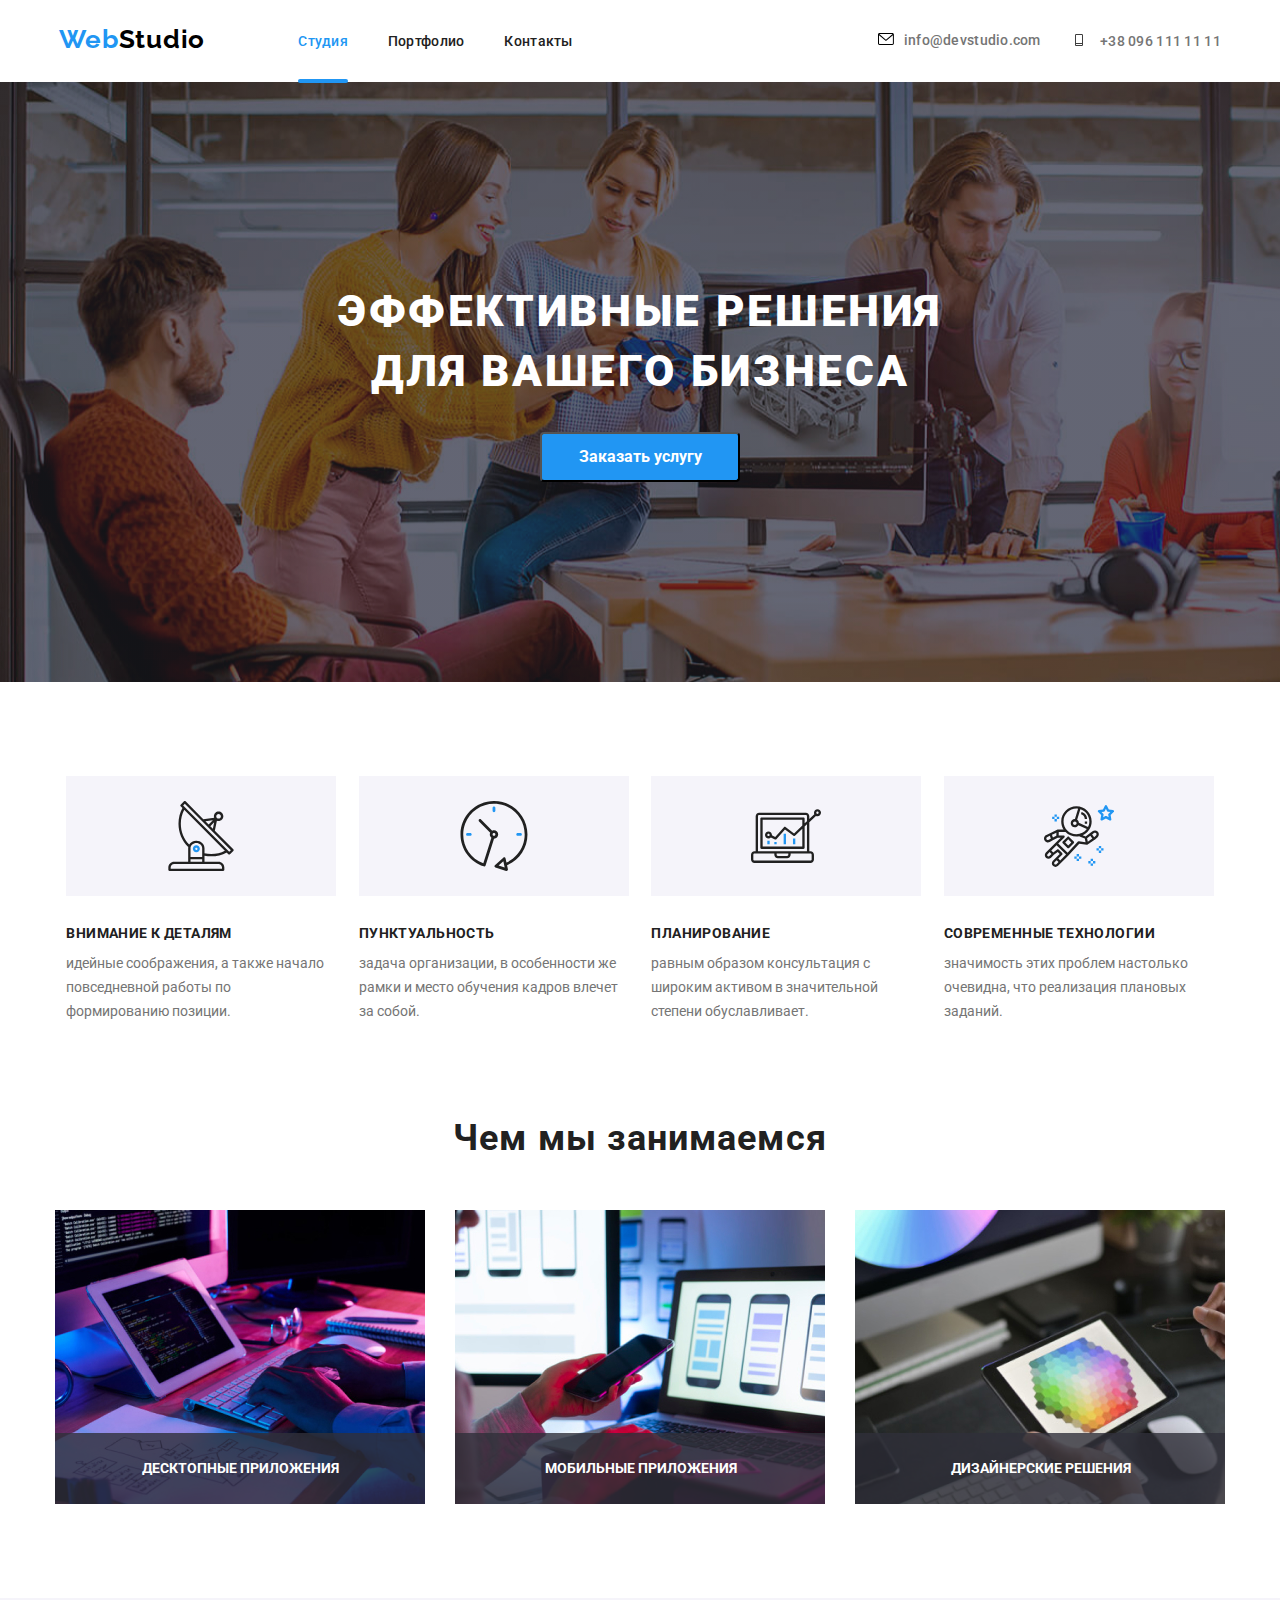
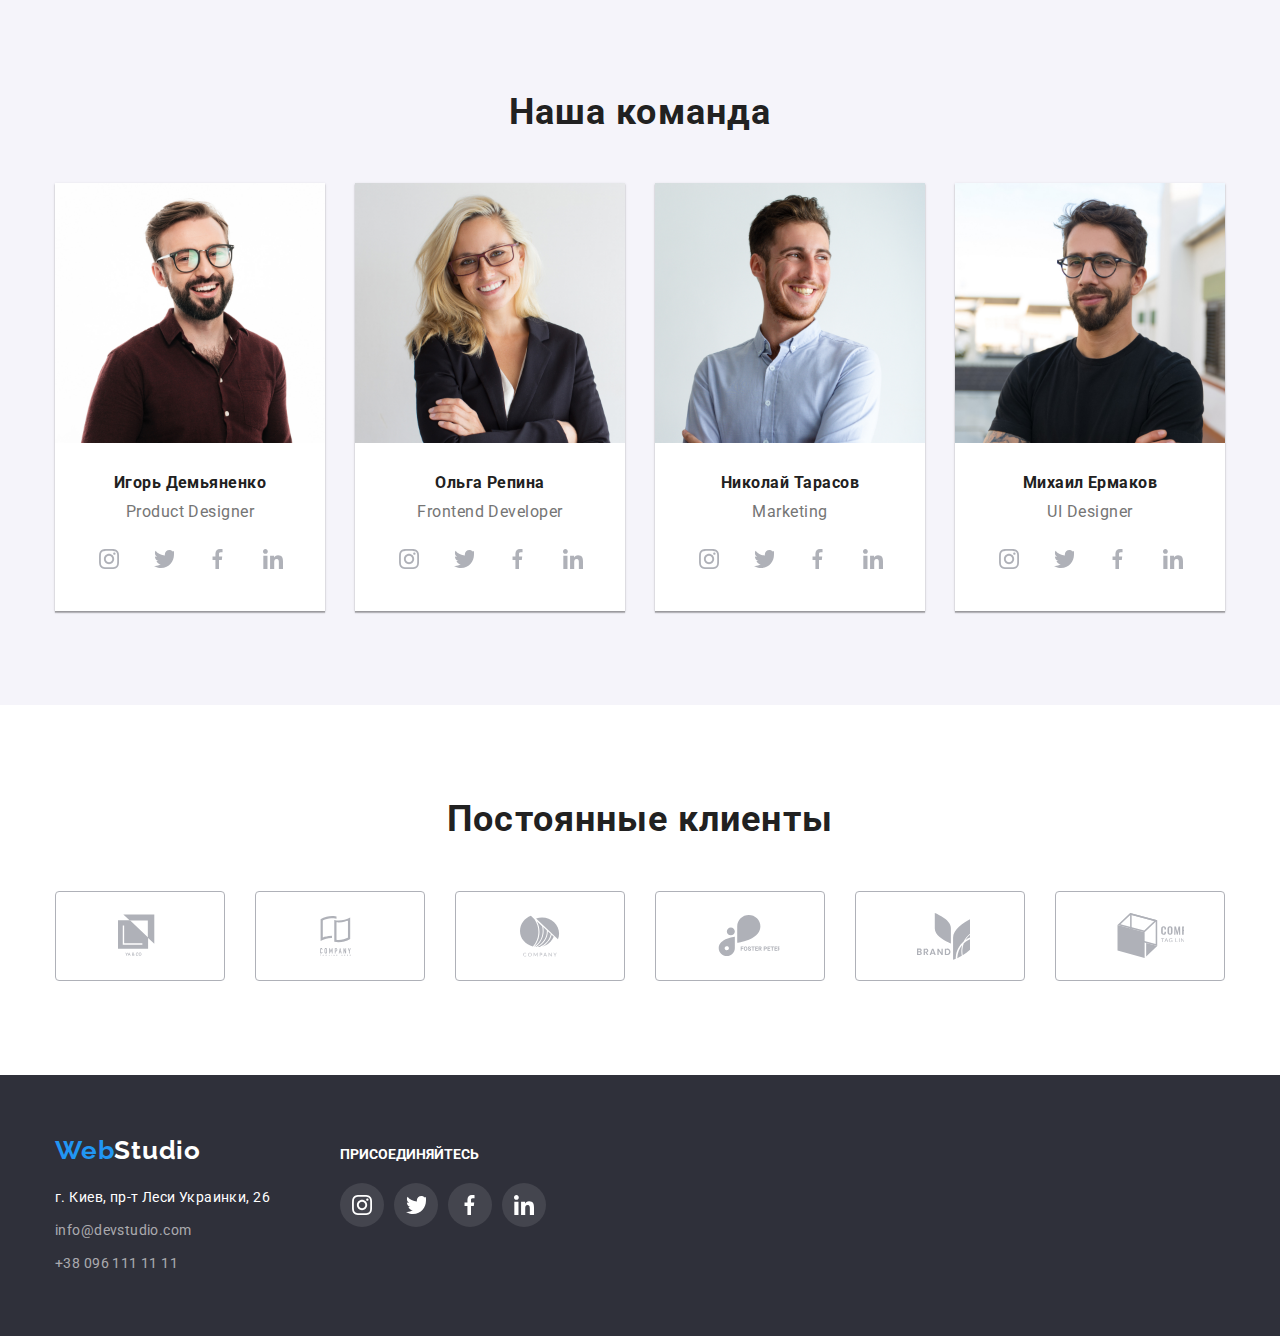
<file: index.html>
<!DOCTYPE html>
<html lang="ru">
<head>
    <meta charset="UTF-8">
    <meta name="viewport" content="width=device-width, initial-scale=1.0">
    <title>WebStudio</title>
    <link rel="stylesheet" href="https://cdnjs.cloudflare.com/ajax/libs/modern-normalize/1.0.0/modern-normalize.min.css" />
    <link rel="stylesheet" href="./css/styles.css">
    
    <link rel="preconnect" href="https://fonts.gstatic.com">
    <link
        href="https://fonts.googleapis.com/css2?family=Raleway:wght@400;700&family=Roboto:wght@400;500;700;900&display=swap"
        rel="stylesheet">
        
        <link href="https://fonts.googleapis.com/css2?family=Oleo+Script:wght@700&display=swap" rel="stylesheet">
</head>
<body>
<header class="header">
   
    <div class="header-container">
    <a class="main-title" href="./index.html">Web<span class="studio-word">Studio</span></a>
    <nav class="navigation-container">
        <ul class="navigation-set">
            <li class="nav-studio"><a class="navigation-studio current"style="color: #2196f3" href="./index.html" target="_self">Студия</a></li>
            
            <li class="nav-studio"><a class="navigation-portfolio" href="./portfolio.html">Портфолио</a></li>
            
            <li class="nav-studio"><a class="navigation-contacts" href="./index.html">Контакты</a></li>
            
        </ul>
        
    </nav>
    <ul class="contacts">
        <li class="mail-contact">
    <a class="mail" href="mailto:info@devstudio.com">
        <svg class="icon-mail">
            <use href="./images/sprite.svg#icon-mail"></use>
        </svg>
        info@devstudio.com</a>
        </li>
        <li class="phone-contact">
        <a class="phone-number" href="tel:+380961111111">
            <svg class="icon-phone">
                <use href="./images/sprite.svg#icon-phone"></use>
            </svg>
        +38 096 111 11 11</a>
        </li>
    </ul>
    
    
    </div>
   
 </header>
 <main>
    <section class="first-section"> 
     <div class="container-first-section"><h1 class="first-title">Эффективные решения для вашего бизнеса</h1>
    </div>
    <button class="button-main" type="button" data-modal-open>Заказать услугу</button>
    </section>
    <section class="features-section">
<ul class="features">
    <li class="feature-one">
        <div class="feature-box">
            <div class="bg-icon-feature-svg">
            <svg class="icon-features-svg" , width="70px" , height="70px" ;>
                <use href="./images/sprite.svg#icon-antenna">
                </use>
            </svg>
            </div>
            
            <h2 class="feature-title-one">Внимание к деталям</h2>

            <p class="feature-text-one">Идейные соображения, а также начало повседневной работы по формированию позиции.
            </p>
        </div>
    </li>
    <li class="feature-two">
        <div class="feature-box">
            <div class="bg-icon-feature-svg">
            <svg class="icon-features-svg" , width="70px" , height="70px" ;>
                <use href="./images/sprite.svg#icon-clock">
            
                </use>
            </svg>
            </div>
            
            <h2 class="feature-title-two">Пунктуальность</h2>

            <p class="feature-text-two">Задача организации, в особенности же рамки и место обучения кадров влечет за
                собой.</p>
        </div>
    </li>
    <li class="feature-three">
        <div class="feature-box">
            <div class="bg-icon-feature-svg">
            <svg class="icon-features-svg" , width="70px" , height="70px" ;>
                <use href="./images/sprite.svg#icon-diagram">
            
                </use>
            </svg>
            </div>
            
            <h2 class="feature-title-three">Планирование</h2>

            <p class="feature-text-three">Равным образом консультация с широким активом в значительной степени
                обуславливает.</p>
        </div>
    </li>
    <li class="feature-four">
        <div class="feature-box">
            <div class="bg-icon-feature-svg">
            <svg class="icon-features-svg" , width="70px" , height="70px" ;>
                <use href="./images/sprite.svg#icon-astronaut">
            
                </use>
            </svg>
            </div>
            
            <h2 class="feature-title-four">Современные технологии</h2>

            <p class="feature-text-four">Значимость этих проблем настолько очевидна, что реализация плановых заданий.
            </p>
        </div>
    </li>
</ul>
    </section>
    
    
     <section class="portfolio">
 <h3 class="portfolio-title-first">Чем мы занимаемся</h3>
   <ul class="images-set">
    <li class="images-point">
        <div class="container-portfolio"><img src="images/1.jpg" width="370" height="294" alt="1">
        <p class="text-portfolio">десктопные приложения</p>
        </div>
    </li>
    <li class="images-point">
        <div class="container-portfolio"><img src="images/2.jpg" width="370" height="294" alt="2">
            <p class="text-portfolio">мобильные приложения</p>
        </div>
    </li>
    <li class="images-point">
        <div class="container-portfolio"><img src="images/3.jpg" width="370" height="294" alt="3">
            <p class="text-portfolio">дизайнерские решения</p>
        </div>
    </li>
   </ul>
</section>
 <section class="team-container">
    <h4 class="team-title">Наша команда</h4>
        <ul class="team-set">
             <li class="team-imagine">
                <img src="./images/demyanenko.jpg" width="270" height="260" alt="Игорь Демьяненко">
                <div class="titles">
                    <p class="name-title-igor">Игорь Демьяненко</p>
                    <span class="span-title-one">Product Designer</span>
                    
                    <ul class="social-links">

                        <li class="social-item">
                            <a class="social-link" href="">
                                <svg class="social-icon">
                                    <use href="./images/sprite.svg#icon-instagram"></use>
                                </svg>
                            </a>
                         
                        </li>
                        <li class="social-item">
                            <a class="social-link" href="">
                                <svg class="social-icon">
                                    <use href="./images/sprite.svg#icon-twitter"></use>
                                </svg>
                            </a>
                        
                        </li>
                        <li class="social-item">
                            <a class="social-link" href="">
                                <svg class="social-icon">
                                    <use href="./images/sprite.svg#icon-facebook"></use>
                                </svg>
                            </a>
                        
                        </li>
                        <li class="social-item">
                            <a class="social-link" href="">
                                <svg class="social-icon">
                                    <use href="./images/sprite.svg#icon-linkedin"></use>
                                </svg>
                            </a>
                        
                        </li>
                    </ul>
                </div>
            </li>
             <li class="team-imagine">
                 <img src="./images/repina.jpg" width="270" height="260" alt="Ольга Репина">
                <div class="titles">
                    <p class="name-title-olga">Ольга Репина</p>
                    <span class="span-title-two">Frontend Developer</span>
                    <ul class="social-links">
                    
                        <li class="social-item">
                            <a class="social-link" href="">
                                <svg class="social-icon">
                                    <use href="./images/sprite.svg#icon-instagram"></use>
                                </svg>
                            </a>
                    
                        </li>
                        <li class="social-item">
                            <a class="social-link" href="">
                                <svg class="social-icon">
                                    <use href="./images/sprite.svg#icon-twitter"></use>
                                </svg>
                            </a>
                    
                        </li>
                        <li class="social-item">
                            <a class="social-link" href="">
                                <svg class="social-icon">
                                    <use href="./images/sprite.svg#icon-facebook"></use>
                                </svg>
                            </a>
                    
                        </li>
                        <li class="social-item">
                            <a class="social-link" href="">
                                <svg class="social-icon">
                                    <use href="./images/sprite.svg#icon-linkedin"></use>
                                </svg>
                            </a>
                    
                        </li>
                    </ul>
                </div> 
            </li>   
             <li class="team-imagine">
                 <img src="./images/tarasov.jpg" width="270" height="260" alt="Николай Тарасов">
                <div class="titles">
                    <p class="name-title-nikolay">Николай Тарасов</p>
                    <span class="span-title-three">Marketing</span>
                    <ul class="social-links">
                    
                        <li class="social-item">
                            <a class="social-link" href="">
                                <svg class="social-icon">
                                    <use href="./images/sprite.svg#icon-instagram"></use>
                                </svg>
                            </a>
                    
                        </li>
                        <li class="social-item">
                            <a class="social-link" href="">
                                <svg class="social-icon">
                                    <use href="./images/sprite.svg#icon-twitter"></use>
                                </svg>
                            </a>
                    
                        </li>
                        <li class="social-item">
                            <a class="social-link" href="">
                                <svg class="social-icon">
                                    <use href="./images/sprite.svg#icon-facebook"></use>
                                </svg>
                            </a>
                    
                        </li>
                        <li class="social-item">
                            <a class="social-link" href="">
                                <svg class="social-icon">
                                    <use href="./images/sprite.svg#icon-linkedin"></use>
                                </svg>
                            </a>
                    
                        </li>
                    </ul>
                </div> 
            </li>       
             <li class="team-imagine">
                 <img src="./images/yermakow.jpg" width="270" height="260" alt="Михаил Ермаков">
                <div class="titles">
                    <p class="name-title-mikhail">Михаил Ермаков</p>
                    <span class="span-title-four">UI Designer</span>
                    <ul class="social-links">
                    
                        <li class="social-item">
                            <a class="social-link" href="">
                                <svg class="social-icon">
                                    <use href="./images/sprite.svg#icon-instagram"></use>
                                </svg>
                            </a>
                    
                        </li>
                        <li class="social-item">
                            <a class="social-link" href="">
                                <svg class="social-icon">
                                    <use href="./images/sprite.svg#icon-twitter"></use>
                                </svg>
                            </a>
                    
                        </li>
                        <li class="social-item">
                            <a class="social-link" href="">
                                <svg class="social-icon">
                                    <use href="./images/sprite.svg#icon-facebook"></use>
                                </svg>
                            </a>
                    
                        </li>
                        <li class="social-item">
                            <a class="social-link" href="">
                                <svg class="social-icon">
                                    <use href="./images/sprite.svg#icon-linkedin"></use>
                                </svg>
                            </a>
                    
                        </li>
                    </ul>
                </div> 
            </li>
        </ul>
  
 </section>
 <div class="companies">
 <h5 class="clients-title">Постоянные клиенты</h5>
<ul class="companies-list">
    <li class="company-item">
        <a class="company-link" href="">
            <div class="company">
            <svg class="company-icon1">
                <use href="./images/sprite.svg#icon-logo1"></use>
            </svg>
            </div>
        </a>
    </li>
    <li class="company-item">
        <a class="company-link" href="">
            <div class="company">
                <svg class="company-icon2">
                    <use href="./images/sprite.svg#icon-logo2"></use>
                </svg>
            </div>
        </a>
    </li>
    <li class="company-item">
        <a class="company-link" href="">
            <div class="company">
                <svg class="company-icon3">
                    <use href="./images/sprite.svg#icon-logo3"></use>
                </svg>
            </div>
        </a>
    </li>
    <li class="company-item">
        <a class="company-link" href="">
            <div class="company">
                <svg class="company-icon4">
                    <use href="./images/sprite.svg#icon-logo4"></use>
                </svg>
            </div>
        </a>
    </li>
    <li class="company-item">
        <a class="company-link" href="">
            <div class="company">
                <svg class="company-icon5">
                    <use href="./images/sprite.svg#icon-logo5"></use>
                </svg>
            </div>
        </a>
    </li>
    <li class="company-item">
        <a class="company-link" href="">
            <div class="company">
                <svg class="company-icon6">
                    <use href="./images/sprite.svg#icon-logo6"></use>
                </svg>
            </div>
        </a>
    </li>
</ul>
 </div>
 
</main>
<footer class="footer">
    <div class="footer-container">
        <div class="left-side">
            <a class="footer-main-title" href="./index.html">Web<span class="footer-studio-word">Studio</span></a>
            <address class="address">
                <ul class="footer-navigation-set">
                    <li class="footer-navigation-point"></li>
                    <li class="footer-navigation-point">
                        <a class="address-text" href="https://goo.gl/maps/xCqVMm954nqJxwLY9">г. Киев, пр-т Леси
                            Украинки, 26</a>
                    </li>
                    <li class="footer-navigation-point">
                        <a class="mail-text" href="mailto:info@devstudio.com">info@devstudio.com</a>
                    </li>
                    <li class="footer-navigation-point">
                        <a class="phone-number-footer" href="tel:+380961111111">+38 096 111 11 11</a>
                    </li>

                </ul>
            </address>
        </div>

        <div class="right-side">
            <p class="comeon">Присоединяйтесь</p>
            <ul class=footer-links>
                <li class="social-item">
                    <a class="social-link" href="">
                        <svg class="social-icon-footer">
                            <use href="./images/sprite.svg#icon-instagram"></use>
                        </svg>
                    </a>

                </li>
                <li class="social-item">
                    <a class="social-link" href="">
                        <svg class="social-icon-footer">
                            <use href="./images/sprite.svg#icon-twitter"></use>
                        </svg>
                    </a>

                </li>
                <li class="social-item">
                    <a class="social-link" href="">
                        <svg class="social-icon-footer">
                            <use href="./images/sprite.svg#icon-facebook"></use>
                        </svg>
                    </a>

                </li>
                <li class="social-item">
                    <a class="social-link" href="">
                        <svg class="social-icon-footer">
                            <use href="./images/sprite.svg#icon-linkedin"></use>
                        </svg>
                    </a>

                </li>
            </ul>
        </div>
    </div>
</footer>
 
<div class="backdrop is-hidden" data-modal>
    <div class="modal">
        <button type="button" class="closesvgbutton" data-modal-close>
        <svg class="closemodal">
            <use href="./images/sprite.svg#closemodal"></use>
        </svg>
        </button>
        
    </div>
    
</div>

<script src="./js/modal.js"></script>

</body>
</html>
</file>
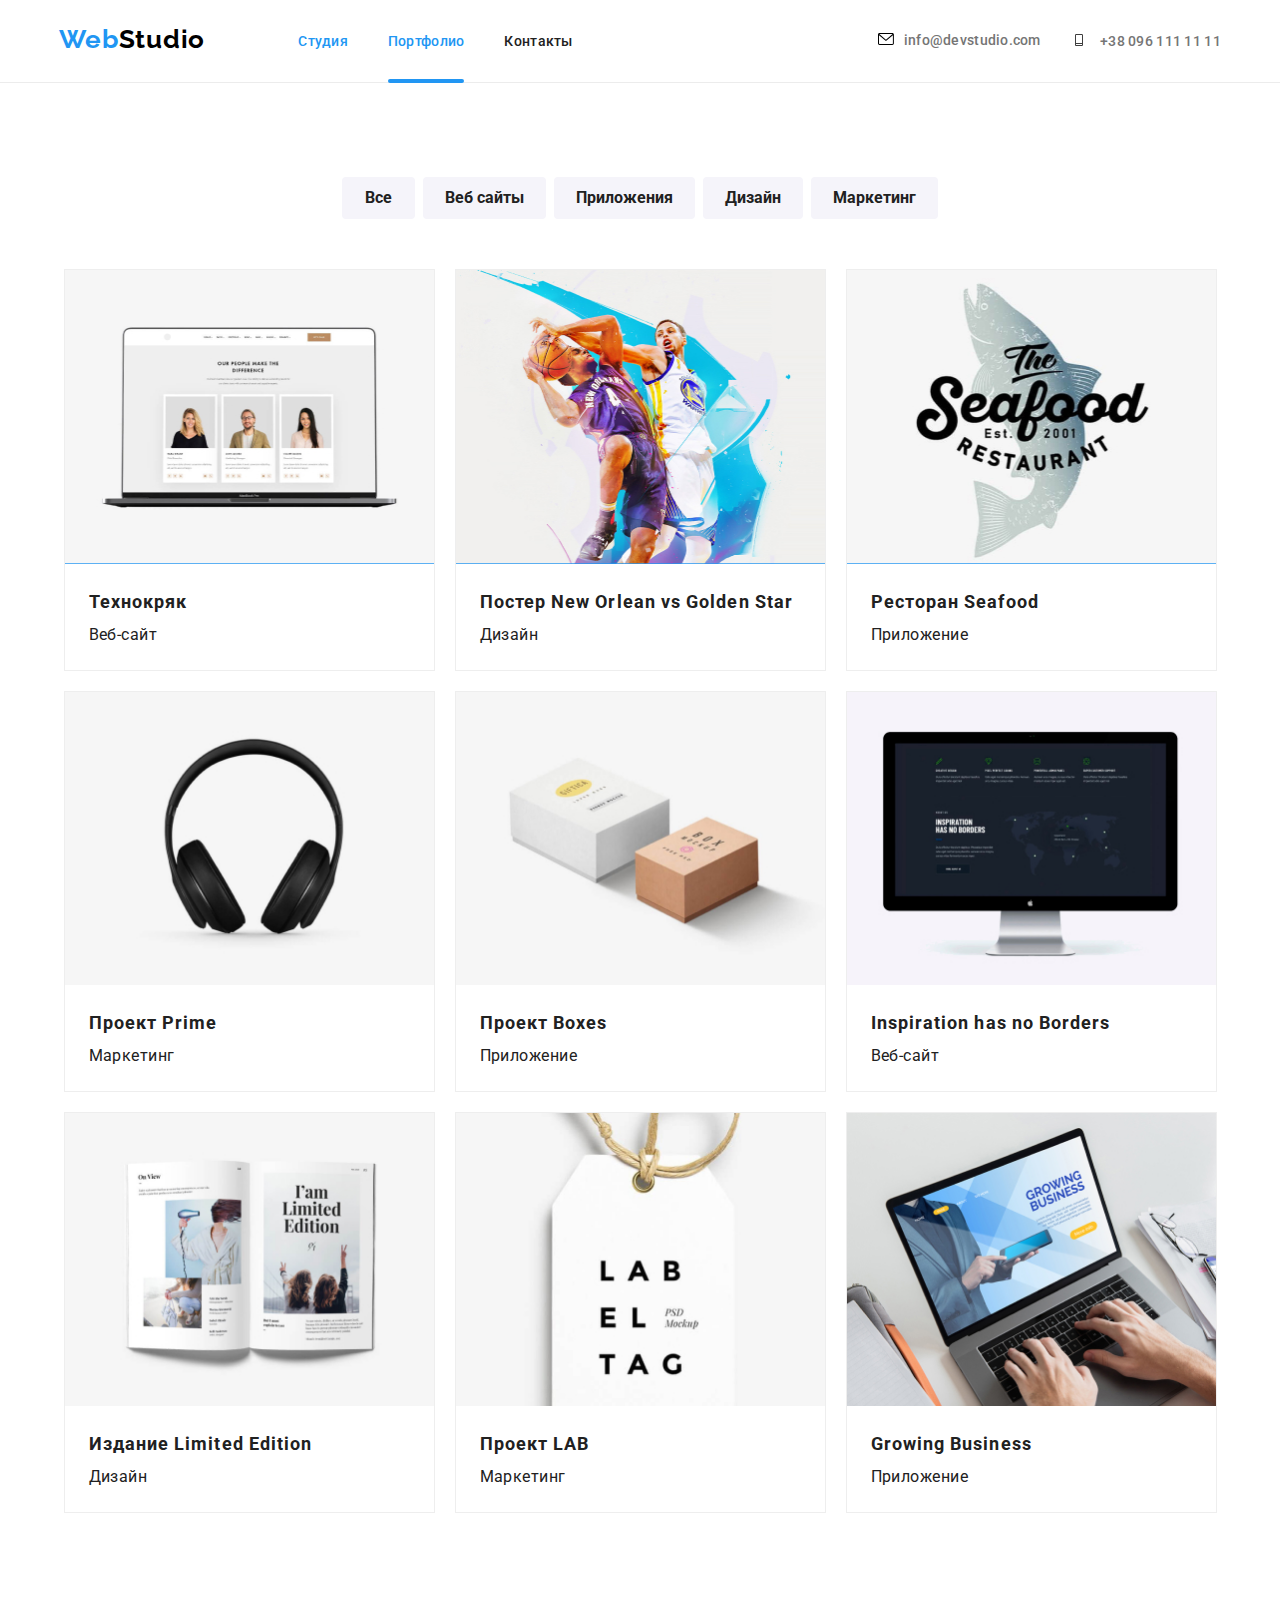
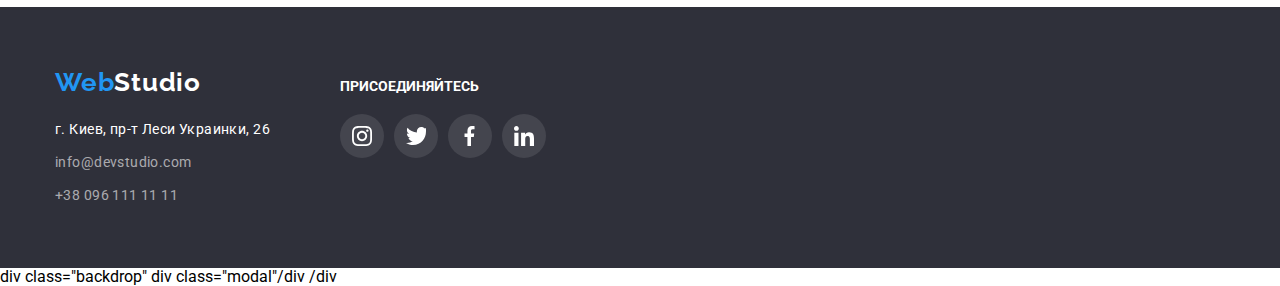
<file: portfolio.html>
<!DOCTYPE html>
<html lang="en">
<head>
    <meta charset="UTF-8">
    <meta name="viewport" content="width=device-width, initial-scale=1.0">
    <title>Portfolio</title>
    <link rel="stylesheet" href="https://cdnjs.cloudflare.com/ajax/libs/modern-normalize/1.0.0/modern-normalize.min.css" />
    <link rel="stylesheet" href="./css/styles.css">
    <link rel="preconnect" href="https://fonts.gstatic.com">
    
    <link
        href="https://fonts.googleapis.com/css2?family=Raleway:wght@400;700&family=Roboto:wght@400;500;700;900&display=swap"
        rel="stylesheet">
</head>
<body>
 <header class="header border">
    <div class="header-container">
        <a class="main-title" href="./index.html">Web<span class="studio-word">Studio</span></a>
        <nav class="navigation-container">
            <ul class="navigation-set">
                <li><a class="navigation-studio black" href="./index.html">Студия</a></li>
                <li><a class="navigation-portfolio blue current"style="color: #2196f3" href="./portfolio.html">Портфолио</a></li>
                <li><a class="navigation-contacts current" href="./index.html">Контакты</a></li>
            </ul>
        </nav>
<ul class="contacts">
    <li class="mail-contact">
        <a class="mail" href="mailto:info@devstudio.com">
            <svg class="icon-mail">
                <use href="./images/sprite.svg#icon-mail"></use>
            </svg>
            info@devstudio.com</a>
    </li>
    <li class="phone-contact">
        <a class="phone-number" href="tel:+380961111111">
            <svg class="icon-phone">
                <use href="./images/sprite.svg#icon-phone"></use>
            </svg>
            +38 096 111 11 11</a>
    </li>
</ul>
    </div>
    
 </header>
<main>
  <div class="portfolio-images-container">
    <a class="portfolio-title">
        <h1>Portfolio</h1>
    </a>
      <nav>
    <ul class="buttons-set">
        <li>
            <button class="button-portfolio" type="button">Все</button>
        </li>
        <li>
            <button class="button-portfolio" type="button">Веб сайты</button>
        </li>
        <li>
            <button class="button-portfolio" type="button">Приложения</button>
        </li>
        <li>
            <button class="button-portfolio" type="button">Дизайн</button>
        </li>
        <li>
            <button class="button-portfolio" type="button">Маркетинг</button>
        </li>
    </ul>
      </nav>

    <!-- photos-->
      <ul class="images-portfolio-set">
<li class="image-bg"> <a class="link-image" href="./portfolio.html">
  <div class="bluescreenimage">
    
        <p class="bluescreen">Технокряк это современная площадка
        распространения коронавируса. Компании используют эту платформу
        для цифрового шпионажа и атак на защищённые сервера конкурентов.</p>

 <img src="./images/techduck.jpg" width="369" height="294" alt="Технокряк">
     
  </div>

      <div class="box-image">
             <p><em class="name-image">Технокряк</em></p>
             <p class="second-name-image">Веб-сайт</p>
      </div></a>
    
</li>
 <li class="image-bg"> <a class="link-image"  href="./portfolio.html">
     <div class="bluescreenimage">
    
        <p class="bluescreen">Технокряк это современная площадка
            распространения коронавируса. Компании используют эту платформу
            для цифрового шпионажа и атак на защищённые сервера конкурентов.</p>

        <img src="./images/orlean.jpg" width="369" height="294" alt="Технокряк">
    
  </div>
 <div class="box-image">
             <p><em class="name-image">Постер New Orlean vs Golden Star</em></p>
             <p class="second-name-image">Дизайн</p>
      </div></a>
</li>
<li class="image-bg"> <a class="link-image"  href="./portfolio.html">
        <div class="bluescreenimage">

            <p class="bluescreen">Технокряк это современная площадка
                распространения коронавируса. Компании используют эту платформу
                для цифрового шпионажа и атак на защищённые сервера конкурентов.</p>

            <img src="./images/seafood.jpg" width="369" height="294" alt="Технокряк">

        </div>
    
     <div class="box-image">
             <p><em class="name-image">Ресторан Seafood</em></p>
             <p class="second-name-image">Приложение</p>
       </div></a>
</li>
 <li class="image-bg"><a class="link-image"  href="./portfolio.html">

    <div class="bluescreenimage">
    
        <p class="bluescreen">Технокряк это современная площадка
            распространения коронавируса. Компании используют эту платформу
            для цифрового шпионажа и атак на защищённые сервера конкурентов.</p>

        <img src="./images/prime.jpg" width="369" height="294" alt="Технокряк">
   
</div>

<div class="box-image">
             <p><em class="name-image">Проект Prime</em></p>
             <p class="second-name-image">Маркетинг</p>
       </div></a>
</li>
<li class="image-bg"> <a class="link-image"  href="./portfolio.html">
        <div class="bluescreenimage">

            <p class="bluescreen">Технокряк это современная площадка
                распространения коронавируса. Компании используют эту платформу
                для цифрового шпионажа и атак на защищённые сервера конкурентов.</p>

            <img src="./images/boxes.jpg" width="369" height="294" alt="Технокряк">

        </div>
    
    <div class="box-image">
             <p><em class="name-image">Проект Boxes</em></p>
             <p class="second-name-image">Приложение</p>
       </div></a>
</li>
<li class="image-bg"> <a class="link-image"  href="./portfolio.html">
        <div class="bluescreenimage">

            <p class="bluescreen">Технокряк это современная площадка
                распространения коронавируса. Компании используют эту платформу
                для цифрового шпионажа и атак на защищённые сервера конкурентов.</p>

            <img src="./images/inspiration.jpg" width="369" height="294" alt="Технокряк">

        </div>
    
     <div class="box-image">
             <p><em class="name-image">Inspiration has no Borders</em></p>
             <p class="second-name-image">Веб-сайт</p>
       </div></a>
</li>
<li class="image-bg"> <a class="link-image"  href="./portfolio.html">
        <div class="bluescreenimage">

            <p class="bluescreen">Технокряк это современная площадка
                распространения коронавируса. Компании используют эту платформу
                для цифрового шпионажа и атак на защищённые сервера конкурентов.</p>

            <img src="./images/limited.jpg" width="369" height="294" alt="Технокряк">

        </div>
    
    <div class="box-image">
             <p><em class="name-image">Издание Limited Edition</em></p>
             <p class="second-name-image">Дизайн</p>
       </div></a>
</li>
<li class="image-bg"> <a class="link-image"  href="./portfolio.html">
        <div class="bluescreenimage">

            <p class="bluescreen">Технокряк это современная площадка
                распространения коронавируса. Компании используют эту платформу
                для цифрового шпионажа и атак на защищённые сервера конкурентов.</p>

            <img src="./images/lab.jpg" width="369" height="294" alt="Технокряк">

        </div>
    
     <div class="box-image">
             <p><em class="name-image">Проект LAB</em></p>
             <p class="second-name-image">Маркетинг</p>
       </div></a>
</li>
<li class="image-bg"> <a class="link-image"  href="./portfolio.html">
        <div class="bluescreenimage">

            <p class="bluescreen">Технокряк это современная площадка
                распространения коронавируса. Компании используют эту платформу
                для цифрового шпионажа и атак на защищённые сервера конкурентов.</p>

            <img src="./images/business.jpg" width="369" height="294" alt="Технокряк">

        </div>
   
     <div class="box-image">
             <p><em class="name-image">Growing Business</em></p>
             <p class="second-name-image">Приложение</p>
       </div></a>
 </li>
    </ul>
 </div>
 </main>
<footer class="footer">
    <div class="footer-container">
        <div class="left-side">
        <a class="footer-main-title" href="./index.html">Web<span class="footer-studio-word">Studio</span></a>
        <address class="address">
            <ul class="footer-navigation-set">
                <li class="footer-navigation-point"></li>
                <li class="footer-navigation-point">
                    <a class="address-text" href="https://goo.gl/maps/xCqVMm954nqJxwLY9">г. Киев, пр-т Леси Украинки, 26</a>
                </li>
                <li class="footer-navigation-point">
                    <a class="mail-text" href="mailto:info@devstudio.com">info@devstudio.com</a>
                </li>
                <li class="footer-navigation-point">
                    <a class="phone-number-footer" href="tel:+380961111111">+38 096 111 11 11</a>
                </li>
        
            </ul>
        </address>
        </div>
    
    <div class="right-side">
        <p class="comeon">Присоединяйтесь</p>
        <ul class=footer-links>
            <li class="social-item">
                <a class="social-link" href="">
                    <svg class="social-icon-footer">
                        <use href="./images/sprite.svg#icon-instagram"></use>
                    </svg>
                </a>
    
            </li>
            <li class="social-item">
                <a class="social-link" href="">
                    <svg class="social-icon-footer">
                        <use href="./images/sprite.svg#icon-twitter"></use>
                    </svg>
                </a>
    
            </li>
            <li class="social-item">
                <a class="social-link" href="">
                    <svg class="social-icon-footer">
                        <use href="./images/sprite.svg#icon-facebook"></use>
                    </svg>
                </a>
    
            </li>
            <li class="social-item">
                <a class="social-link" href="">
                    <svg class="social-icon-footer">
                        <use href="./images/sprite.svg#icon-linkedin"></use>
                    </svg>
                </a>
    
            </li>
        </ul>
    </div>
    </div>
</footer>
div class="backdrop"
    div class="modal"/div
/div
</body>
</html>
</file>
<file: css/styles.css>
:root {
  font-family: "Roboto", "Raleway"; sans-serif;
  
  a {text-decoration: none;}
  --accent-color: #2196F3;
  --second-text-color: #757575;
  --button-color: #ffffff;
  --main-font: "Roboto", sans-serif;
  --secondary-font: "Raleway"; sans-serif;
  
  --accent-fill: #AFB1B8;
}
*,
*::before,
*::after{
  text-decoration: none;
}


li {

 list-style-type: none; 
}
  
*,
*::before,
*::after{
box-sizing: border-box;

}
*,
*::before,
*::after{
margin: auto;


}

html {
width: 100%;
max-width: 100%;
overflow-x: hidden;
 
}
h1,
h2,
h3,
h4,
h5,
h6,
p {
  margin: 0;
}
ul,
ol {
  list-style: none;
  padding: 0;
  margin: 0;
}
body{
  font-family: var(--main-font);
  color: #000000;
  font-style: normal;
  
}
*,
*::before,
*::after {
  margin: 0px;
  padding: 0px;
  
}
img {
  display: block;
  max-width: 100%;
  height: auto;
  
}

*,
*::before,
*::after,
.link:hover,
.link:focus {
  text-decoration: none;
  outline: none;
}


.features-section,
.portfolio,
.team-container{
  min-width: 1170px;
}


/*--------header-------*/
.header {

  
  position: relative;
 min-height: 80px;
 display: block;
  
 
}
.header-container {
  display: flex;
  
  justify-content: center;
  width: 1200px;

 margin: 0 auto;
  
  
  padding-left: 15px;
  padding-right: 15px;
}

/*title*/
.main-title {
  margin: 24px 93px 26px 0;
  font-family: var(--secondary-font), oleo-script;
  font-weight: 700;
  line-height: 1.19;
  
 
  font-size: 26px;
  letter-spacing: 0.03em;
  color: #2196F3;
  text-decoration: none;
}
.studio-word {
  color: black;
}

/*.line{

display: block;
    
    position: absolute;
    
    top: 100%;
    left: 0px;
    width: 100%;
    height: 4px;
    background-color:  #2196F3;
    border-radius: 2px;
    opacity: 1;
    z-index: 3;
    flex-grow: 1;
}

*/


/*navigation*/
.navigation-container {
  display: flex;
  align-items: center;
  min-width: 294px;
 
    padding: 32px 0 32px 0;
}
.navigation-set{
  display: flex;
justify-content: center;

margin-right: 305px;
}
.navigation-studio,
.navigation-portfolio,
.navigation-contacts{
  display: inline-block;
   position: relative;
}
.navigation-studio::before{
  content: "";
  display: inline-block;
    
    position: absolute;
    
    bottom: -33px;
    left: 0px;
    width: 100%;
    height: 4px;
    background-color:  #2196F3;
    
    border-radius: 2px;
   opacity: 0;
    z-index: 3;
    flex-grow: 1;
    
    
}
.navigation-portfolio::before{
  content: "";
  display: inline-block;
    
    position: absolute;
    
    bottom: -33px;
    left: 0px;
    width: 100%;
    height: 4px;
    background-color:  #2196F3;
    
    border-radius: 2px;
    opacity: 0;
    z-index: 3;
    flex-grow: 1;
    
   
}
.navigation-contacts::before{
  content: "";
  display: inline-block;
    
    position: absolute;
    
    bottom: -33px;
    left: 0px;
    width: 100%;
    height: 4px;
    background-color:  #2196F3;
    
    border-radius: 2px;
    
    z-index: 3;
    flex-grow: 1;
    opacity: 0;
   
}

.navigation-studio.current:before{
  opacity: 1;
}
.navigation-portfolio.current:before{
  opacity: 1;
}
/*end navigation*/

.header .main-title {
  margin-right: 93px;
}
.navigation-studio,
.navigation-portfolio {
margin-right: 40px;
transition: transform 250ms cubic-bezier(0.4, 0, 0.2, 1) 250ms;
}
.blue:visited {
  color: #2196F3;
 
}
.black:visited {
  color:#212121
}
.header .mail {
display: flex;
   
    margin-right: 30px;
}
.icon-mail,
.icon-phone {
  width: 16px;
  height: 12px;
  margin-right: 10px;
  
}
.icon-mail:hover,
.icon-mail:focus,
.icon-phone:hover,
.icon-phone:focus{
  transition-property: fill;
transition-duration: 250ms;
transition-timing-function: cubic-bezier(0.4, 0, 0.2, 1);
}
.contacts {
  display: flex;
  align-items: center;
}
.mail-contact,
.phone-contact {
  
 
}


.border{ 
 
border-bottom: 1px solid #ECECEC;
}



.portfolio-title {
display: none;
}
.portfolio {
  display: block;
  align-items: center;
 
  
 justify-content: center;
  margin: auto;
  padding-bottom: 94px;
  padding-top: 94px;
}

.portfolio-images-container {
 display: flex;
  
  
  width: 1200px;
  
  align-items: center;
  justify-content: center;
 margin: auto;

padding-top: 94px;
padding-bottom: 94px;
 flex-direction: column;

 
}

.images-portfolio-set {
  display: flex;
  flex-wrap: wrap;
 min-width: 1200px;
  justify-content: center;
  margin: auto;
margin-top: -20px;
  margin-left: -20px;
 
}
.image-bg {
  
 margin-left: 20px;
margin-top: 20px;
  background-color:#ffffff;
  border: 1px solid #EEEEEE;
  
}
.link-image{
  display: inline-block;
}

.link-image:hover .bluescreen{
  
     transition-property: transform;
transition-duration: 250ms;
 transition-timing-function: cubic-bezier(0.4, 0, 0.2, 1);
 transform: translateY(0%);
}
.bluescreenimage{
  position: relative;
  overflow: hidden;
}
.bluescreen{
  position: absolute;
  top: 0;
  left: 0;
  transform: translateY(100%);
padding-top: 63px;
  padding-bottom: 63px;
  padding-left: 24px;
  padding-right: 24px;
width: 100%;
height: 100%;
font-family: Roboto, sans-serif;
  font-weight: 400;
  font-style: normal;
  font-size: 18px;
  line-height: 156%;
  letter-spacing: 3%;
  color: #FFFFFF;
background-color: rgba(33, 150, 243, 0.9);
  
 
}

.link-image:hover,
.link-image:focus {
  box-shadow: 0px 1px 1px
   rgba(0, 0, 0, 0.8),
    0px 4px 4px rgba(0, 0, 0, 0.06),
     1px 4px 6px rgba(0, 0, 0, 0.16);
}


.box-image {
 
  padding-top: 20px;
  padding-bottom: 20px;
  padding-left: 24px;
  padding-right: 24px;
  

}

.name-image{
  
  font-family: Roboto;
  font-style: normal;
  font-weight: 700;
  font-size: 18px;
  line-height: 200%;
  letter-spacing: 0.06em;
  color: #212121;
  text-decoration: none;
}
.second-name-image {
  
  font-family: Roboto;
  font-style: normal;
  font-weight: 400;
  font-size: 16px;
  line-height: 187%;
  letter-spacing: 0.03em;
  color: #212121;
  text-decoration: none;
}

.navigation-studio,
.navigation-portfolio,
.navigation-contacts,
.mail,
.phone-number {
  font-weight: 500;
  
  font-size: 14px;
  text-decoration: none;
  line-height: 1.14;
  letter-spacing: 0.02em;
}
.mail {
  
  color: #757575;
}
.phone-number {
 
  color: #757575;
  
}
.navigation-studio {
  
  color:#2196F3;
}
.navigation-portfolio {
  
  color: #212121;
}
.navigation-contacts {
  
  color: #212121;
}
.navigation-studio:hover,
.navigation-portfolio:hover,
.navigation-contacts:hover,
.navigation-studio:focus,
.navigation-portfolio:focus,
.navigation-contacts:focus,
.mail:hover,
.mail:focus,
.phone-number:hover,
.phone-number:focus,
.icon-mail:hover,
.icon-mail:focus,
.icon-phone:hover,
.icon-phone:focus {
  text-decoration: none;
  color: #2196F3;
  cursor: pointer;
  fill: #2196F3;
transition-property: color, fill, pointer;
transition-duration: 250ms;
transition-timing-function: cubic-bezier(0.4, 0, 0.2, 1);
}
.mail:hover > .icon-mail,
.mail:focus > .icon-mail,
.phone-number:hover > .icon-phone,
.phone-number:focus > .icon-phone {
  
 transition-property: fill;
transition-duration: 250ms;
transition-timing-function: cubic-bezier(0.4, 0, 0.2, 1);
}


.navigation-studio:active{
  color: #2196F3;
}
.mail:hover,
.mail:focus,
.mail:active,
.phone-number:hover,
.phone-number:focus,
.phone-number:active,
.address-text,
.mail-text,
.phone-number,
.phone-number-footer {
  text-decoration: none;
  cursor: pointer;
  transition-property: pointer;
transition-duration: 250ms;
transition-timing-function: cubic-bezier(0.4, 0, 0.2, 1);
}

.navigation-set,
.features-points,
.images-set,
.team-set,
.buttons-set,
.images-portfolio-set,
.footer-navigation-set {
  list-style: none; 
  color: inherit;
}

/*---header end---*/
/*----first section---*/
.first-section {
  align-items: center;
  display: flex;
  
 background-image: linear-gradient(rgba(47, 48, 58, 0.4), rgba(47, 48, 58, 0.4)), url(../images/mainimg.jpg);
 background-repeat: no-repeat;
 background-size: cover;
  justify-content: center;
  margin: auto;
  background-color: #2f303a;
  flex-direction: column;
  padding-top: 200px;
  padding-bottom: 200px;
}
.container-first-section .first-title{
  display: flex;
  justify-content: center;
  width: 696px;
 align-items: center;
  
  text-align: center;
  font-style: normal;
  font-weight: 900;
  font-family: var(--main-font);
  font-size: 44px;
  line-height: 1.36;
  letter-spacing: 0.06em;
  
  text-transform: uppercase;
  color: #ffffff;
  
}
.button-main {
  width: 200px;
  min-height: 50px;
  background: #2196F3;
  font-weight: bold;
  line-height: 1.88;
  border-radius: 4px;
  margin-top: 30px;
  
  text-align: center;
  align-items: center;
  color: #ffffff;
  cursor: pointer;
}
.buttons-set {
  display: flex;
  justify-content: center;
  margin-bottom: 50px;
  
}
.button-portfolio {
  min-width: 73px;
  
  background: #F5F4FA;
  font-weight: bold;
  line-height: 1.88;
  border-radius: 4px;
  padding-left: 22px;
  padding-right: 22px;
  padding-top: 6px;
  padding-bottom: 6px;
  color: #212121;
  cursor: pointer;
  border: none;
  margin-left: 4px;
  margin-right: 4px;
}


.button-main:active,
.button-main:hover,
.button-main:focus,
.button-portfolio:active,
.button-portfolio:hover,
.button-portfolio:focus {
background: #2196F3;
color: var(--button-color);
box-shadow: 0px 3px 1px rgba(0, 0, 0, 0.1), 0px 1px 2px rgba(0, 0, 0, 0.08), 0px 2px 2px rgba(0, 0, 0, 0.12);
transition-property: color, box-shadow;
transition-duration: 250ms;
transition-timing-function: cubic-bezier(0.4, 0, 0.2, 1);
}
/*---------*/
/*----features---*/
.features-section{
  display: flex;
  justify-content: center;
}
.features {
margin: auto;
 align-items: center;
 display: flex;
 justify-content: space-around;
 list-style-type: none;
 width: 1170px;
 padding-top: 94px;

}
.features-points{
 
  display: flex;
  justify-content: space-between;
  
}
.feature-points:not(:last-child){
  
}
.icon-features-svg {


}
.bg-icon-feature-svg{
  display: flex;
  width: 270px;
  height: 120px;
  align-items: center;
  justify-content: center;
  background-color: #F5F4FA;
  margin-bottom: 30px;
}
.feature-box {
 
  width: 270px;
}
.feature-title-one,
.feature-title-two,
.feature-title-three,
.feature-title-four { 
  
  font-size: 14px;
  font-weight: 700;
  line-height: 1.14;
  letter-spacing: 0.03em;
  text-transform: uppercase;
  color: #212121;
}


.feature-text-one,
.feature-text-two,
.feature-text-three,
.feature-text-four {
   
 display: flex;


  margin-top: 10px;
  font-weight: 400;
  line-height: 1.71;
  font-size: 14px;
  font-style: normal;
  text-transform: lowercase;
  letter-spacing: 0,03em;
  color: var(--second-text-color)
}
/*----features end---*/
/*----portfolio-----*/
.portfolio-container {
  margin: auto;
  min-width: 1600px;
  background-color: #ffffff;
}
.portfolio-title-first,
.team-title,
.clients-title {
  margin: auto;
  font-size: 36px;
  line-height: 1.16;
  letter-spacing: 0.03em;
  text-align: center;
  
 
  color: #212121;
}
.portfolio-title-first{
  margin-bottom: 50px;
}
.portfolio-title{
  
  justify-content: center;
}
.images-set {
 margin-left: 215px;
 margin-right: 215px;
 margin: auto;
  display: flex;
  align-items: center;
 justify-content: center;
 

}
.images-point {
  
}
.container-portfolio{
position: relative;
}
.text-portfolio {
  position: absolute;
  bottom:0;
  left:0;
  padding-top: 27px;
  padding-bottom: 27px;
  padding-right: 82px;
  padding-left: 83px;
  width: 100%;
  font-family: roboto, sans-serif;
  font-weight: 700;
  font-style: normal;
  font-size: 14px;
  line-height: 1.17;
  text-align: center;
  text-transform: uppercase;
  letter-spacing: 3%;
  color: #FFFFFF;
  background-color: rgba(47, 48, 58, 0.8);
  

}

.images-point:not(:last-child){
  padding-right: 30px;
}
/*team*/
.team-container {
  display: flex;
  flex-direction: column;
  justify-content: center;
 align-items: center;
  
padding-top: 94px;
padding-bottom: 94px;
  background: #F5F4FA;
  
 
}
.team-title {

  
  
}
.team-set{
  
  display: flex;
 
 
}
.team-imagine{
  display: flex;
  flex-direction: column;


  margin-top: 50px;
  
  background: #ffffff;
  box-shadow: 0px 1px 3px
   rgba(0, 0, 0, 0.12), 
   0px 1px 1px rgba(0, 0, 0, 0.14),
    0px 2px 1px rgba(0, 0, 0, 0.2);
}
.team-imagine:not(:last-child){
  margin-right: 30px;
}
.titles{
  display: flex;
  flex-direction: column;
  justify-content: space-around;
  
  margin-top: 30px;
  margin-bottom: 30px;
}
.name-title-igor,
.name-title-olga,
.name-title-nikolay,
.name-title-mikhail {
 
  font-weight: bold;
  font-size: 16px;
  line-height: 1.19;
  letter-spacing: 0.03em;
  text-align: center;
  
  color: #212121;
}
.span-title-one,
.span-title-two,
.span-title-three,
.span-title-four {
  
  font-size: 16px;
  line-height: 1.19;
  letter-spacing: 0.03em;
 margin-top: 10px;
  text-align: center;
  margin-bottom: 16px;
  color: var(--second-text-color);
}
.social-links{
display: flex;
justify-content: space-between;
 padding-left: 32px;
  padding-right: 30px;
}
.social-link{
  display: flex;
align-items: center;
justify-content: center;
width: 44px;
height: 44px;
border-radius: 50%;
fill: #AFB1B8;
}
.social-link:hover .social-icon,
.social-link:focus .social-icon {
  fill: #fff;
  transition-property: fill;
transition-duration: 250ms;
transition-timing-function: cubic-bezier(0.4, 0, 0.2, 1);
}
.social-link:hover,
.social-link:focus{
  background-color: #2196F3;
  transition-property: background-color;
transition-duration: 250ms;
transition-timing-function: cubic-bezier(0.4, 0, 0.2, 1);
}
.social-icon{
  width: 20px;
  height: 20px;
}
/* --- clients --- */
.companies{

 
  width: 1170px;
 
  margin: auto;
  margin-bottom: 94px;
  margin-top: 94px;
  
}
.clients-title {
  margin-bottom: 50px;
}
.companies-list{
  display: flex;
  align-items: center;
  justify-content: space-between;
 
}
.company-item{
  
}
.company{
  display: flex;
align-items: center;
justify-content: center;
 width: 170px;
  height: 90px;
  border: 1px solid #AFB1B8;
  border-radius: 4px;
}
.company-link:hover .company,
.company-link:focus .company {
  border-color: #2196F3;
  transition-property: border-color;
transition-duration: 250ms;
transition-timing-function: cubic-bezier(0.4, 0, 0.2, 1);
}

.company-link:hover .company-icon1,
.company-link:focus .company-icon1 {
fill: #2196F3;
transition-property: fill;
transition-duration: 250ms;
transition-timing-function: cubic-bezier(0.4, 0, 0.2, 1);
}
.company-link:hover .company-icon2,
.company-link:focus .company-icon2 {
fill: #2196F3;
transition-property: fill;
transition-duration: 250ms;
transition-timing-function: cubic-bezier(0.4, 0, 0.2, 1);
}
.company-link:hover .company-icon3,
.company-link:focus .company-icon3 {
fill: #2196F3;
transition-property: fill;
transition-duration: 250ms;
transition-timing-function: cubic-bezier(0.4, 0, 0.2, 1);
}
.company-link:hover .company-icon4,
.company-link:focus .company-icon4 {
fill: #2196F3;
transition-property: fill;
transition-duration: 250ms;
transition-timing-function: cubic-bezier(0.4, 0, 0.2, 1);
}
.company-link:hover .company-icon5,
.company-link:focus .company-icon5 {
fill: #2196F3;
transition-property: fill;
transition-duration: 250ms;
transition-timing-function: cubic-bezier(0.4, 0, 0.2, 1);
}
.company-link:hover .company-icon6,
.company-link:focus .company-icon6 {
fill: #2196F3;
transition-property: fill;
transition-duration: 250ms;
transition-timing-function: cubic-bezier(0.4, 0, 0.2, 1);
}

.company-link:hover:nth-child(1),
.company-link:focus:nth-child(1){
border-color: #2196F3;
transition-property: border-color;
transition-duration: 250ms;
transition-timing-function: cubic-bezier(0.4, 0, 0.2, 1);
}
.company-icon1 {
  width: 44.27px;
  height: 49.23px;
  fill: var(--accent-fill);
}
.company-icon2 {
  width: 40px;
  height: 52px;
  fill: var(--accent-fill);
}
.company-icon3{
  width: 41px;
  height: 42.6px;
  fill: var(--accent-fill);
}
.company-icon4 {
  width: 79.46px;
  height: 42.02px;
  fill: var(--accent-fill);
}
.company-icon5 {
  width: 59px;
  height: 47px;
  fill: var(--accent-fill);
}
.company-icon6{
  width: 88.48px;
  height: 45.44px;
  fill: var(--accent-fill);
}


/*FOOTER*/
.footer {
  
  display: flex;
   
  

  
  background: #2f303a;
}
.footer-container {
 display: flex;
justify-content: flex-start;

padding-left: 15px;
padding-right: 15px;
padding-top: 60px;
padding-bottom: 60px;
width: 1200px;
    
margin: 0 auto;
 
 
}
.left-side{
  display: block;
  
}
.footer-navigation-set {
  display: block;
 
padding-top: 11px;
 
 
}
.footer-studio-word {
  color: #ffffff;
}
.footer-main-title{
 
  font-weight: 700;
  
  font-style: normal;
 
  color: #2196F3;
  font-family: var(--secondary-font), oleo-script;
  text-decoration: none;
  line-height: 1.19;
  font-style: bold;
 
  font-size: 26px;
  letter-spacing: 0.03em;
}

.footer-navigation-point:not(:last-child){
  margin-bottom: 9px;
}
.address {
  
  font-style: normal;
}
.address-text {
  font-size: 14px;
  line-height: 1.71;
  letter-spacing: 0.03em;
  color: #ffffff;
}
.mail-text {
  font-weight: normal;
  font-size: 14px;
  line-height: 1.71;
  letter-spacing: 0.03em;
  color: rgba(255, 255, 255, 0.6);
}
.phone-number-footer {
  font-weight: normal;
  font-size: 14px;
  line-height: 1.71;
  letter-spacing: 0.03em;
  
 
  color:rgba(255, 255, 255, 0.6);
}



.right-side{

display: block;

   
  
margin-left: 70px;
 
min-width: 206px;





}
.comeon{
  font-family: var(--main-font);
  font-weight: 700;
  font-style: normal;
  font-size: 14px;
  line-height: 1.17;
  letter-spacing: 3%;
  text-transform: uppercase;
  color: #FFFFFF;
  margin-bottom: 20px;
 margin-top: 11px;
 
}
.footer-links  {
  display: flex;
  
  align-items: center;
  justify-content: space-between;
  
}

.footer .social-link{
  border-radius: 50%;
  background: rgba(255, 255, 255, 0.1);
  
}
.social-icon-footer {
   width: 20px;
  height: 20px;
 fill: #fff;
 margin: 0 auto;
}
.social-link:hover,
.social-link:focus{
background-color:  #2196F3;
transition-property: background-color;
transition-duration: 250ms;
transition-timing-function: cubic-bezier(0.4, 0, 0.2, 1);
}

/*-----------backdrop------*/
.backdrop{
position: fixed;
left: 0;
top: 0;
width: 100%;
height: 100%;
border-radius: 4px;
background-color: rgba(0, 0, 0, 0.1);
transition-duration: 250ms;
transition-timing-function: cubic-bezier(0.4, 0, 0.2, 1);

}
.backdrop.is-hidden .modal {
  transform: translate(-50%, -50%) scale(0);
  transition-duration: 250ms;
  transition-timing-function: cubic-bezier(0.4, 0, 0.2, 1);
  
}
.modal {
  position: absolute;
  top: 50%;
  left: 50%;
  transform: translate(-50%, -50%) scale(1);
  width: 528px;
  min-height: 581px;
  background-color: #fff;
  transition-duration: 250ms;
  transition-timing-function: cubic-bezier(0.4, 0, 0.2, 1);
}


.closesvgbutton{
  position: absolute;
  top: 8px;
  right: 8px;
  width: 30px;
  height: 30px;
  border-radius: 50%;
  background: #FFFFFF;
  border: 1px solid rgba(0, 0, 0, 0.1);
  cursor: pointer;
}
.closemodal {
  position: absolute;
left: 22.22%;
right: 16.67%;
top: 16.67%;
bottom: 22.22%;

  background-color: #FFFFFF;
  width: 18px;
  height: 18px;
}

.is-hidden {
opacity: 0;
visibility: hidden;
pointer-events: none;
}
</file>
